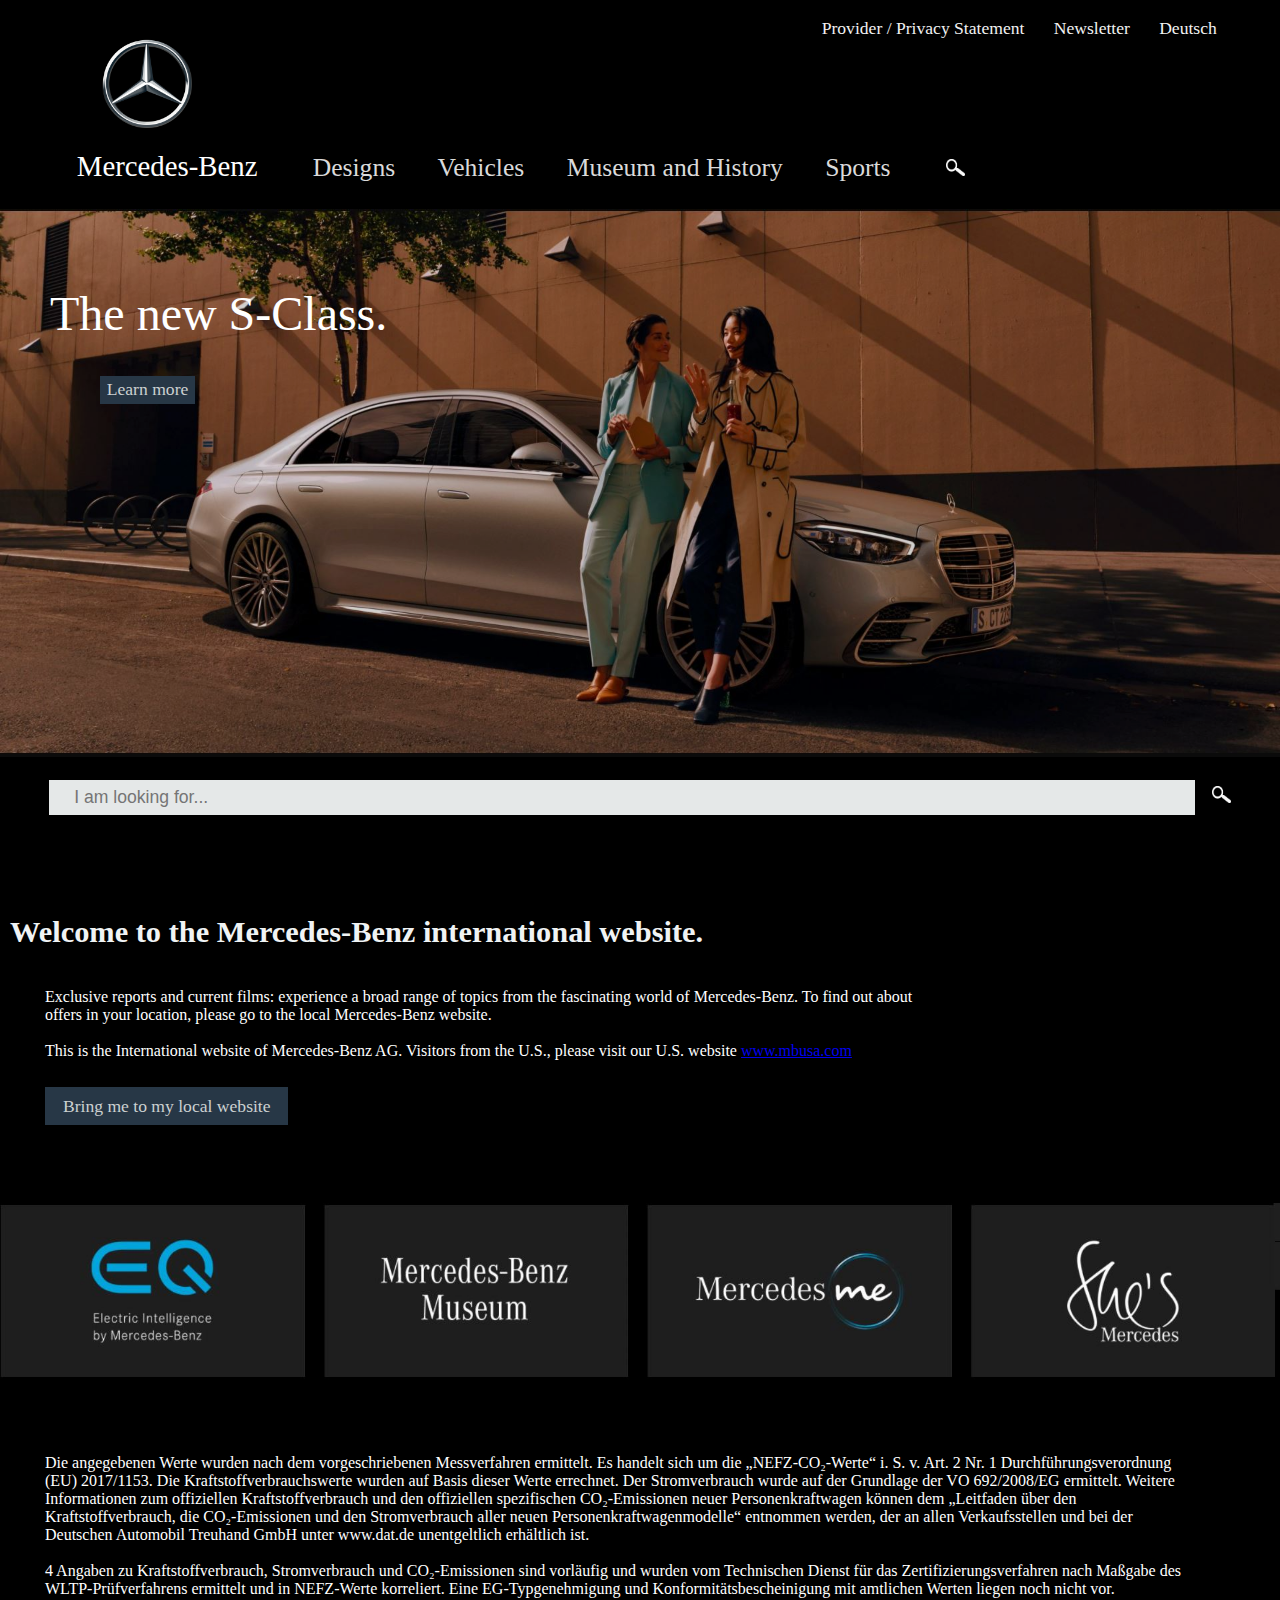
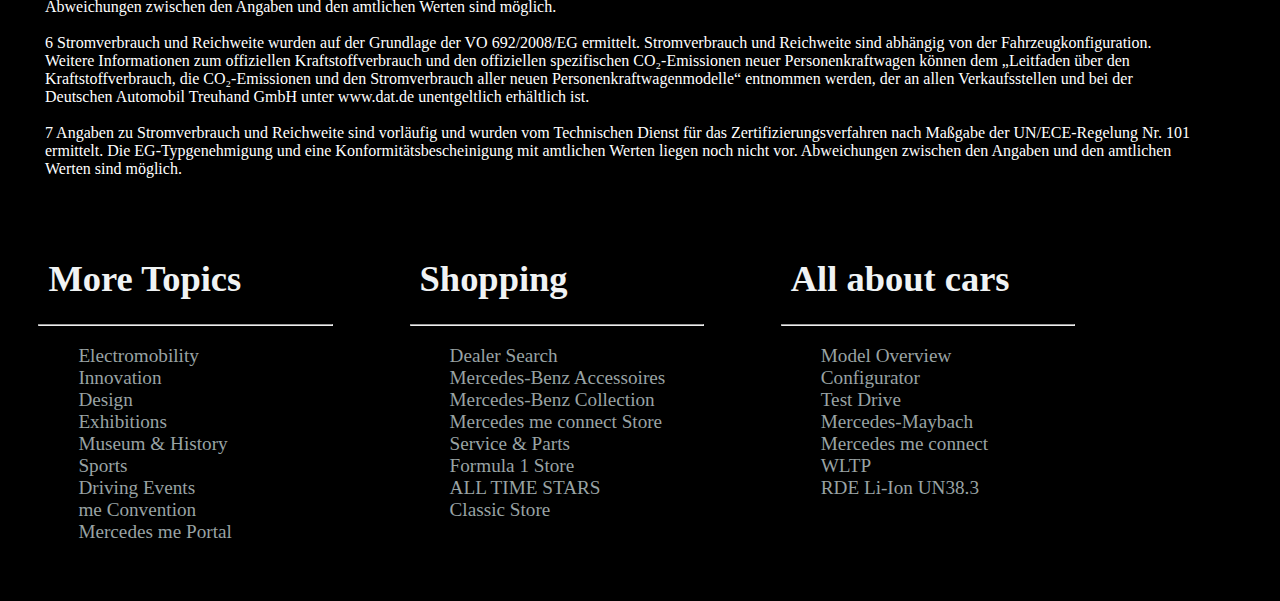
<file: index.html>
<!DOCTYPE html>
<HTML>
<TITLE></TITLE>
<HEAD>
	<link rel="stylesheet" type="text/css" href="mercstyle.css">
	<p id="toplinks">
	<a href="#news">Provider / Privacy Statement </a>
  	<a href="#contact">Newsletter</a>
  	<a href="#about">Deutsch</a>
  	</p>	


</HEAD>

<BODY BGCOLOR="BLACK">
	
	<div class="topnav">
		<img src="images/merclogo.png" id="logo"><br><br>
		<a class="active" href="index.html">Mercedes-Benz</a>
	  	<a href="design.html">Designs</a>
	  	<a href="vehicles.html">Vehicles</a>
	  	<a href="old.html">Museum and History</a>
	  	<a href="sport.html">Sports</a>
	  	<a href="#search"><img src="images/search.png" id="search"></a>
	  	
	</div>


	
	<div class="container">
  	
	  	<img src="images/sclass.JPG" id="sclass" >
	  	
	  	<div class="top-left">
			<font size=50>The new S-Class.</font>
		  	<a href="#link" id="learn" class="top-left">Learn more</a>
		</div>

	  	<input type="text" placeholder="I am looking for..." id="searchbar">
	  	<a href="#search"><img src="images/search.png" id="search"></a>
	  	

  		<h1 id="specialhead" class="infocontent"> Welcome to the Mercedes-Benz international website.
  		</h1>
  		<p class="infocontent" style="margin-top: 0px;">
  			<br>
  			Exclusive reports and current films: experience a broad range of topics from the fascinating world of Mercedes-Benz. To find out about offers in your location, please go to the local Mercedes-Benz website.
			<br><br>This is the International website of Mercedes-Benz AG.
			Visitors from the U.S., please visit our U.S. website
			<a href="https://www.mbusa.com/en/home"> www.mbusa.com</a>
			<br><br><br>
			<a href="#button" id="learn"  style="width: 20%; text-align: center;">Bring me to my local website</a>
		</p>

  		

  		<img src="images/icons.JPG" style=" margin-top:70px;" class="icons">
  		
  		<p class="infocontent" style="width: 90%; float:none; margin-top: 70px;">

  		Die angegebenen Werte wurden nach dem vorgeschriebenen Messverfahren ermittelt. Es handelt sich um die „NEFZ-CO₂-Werte“ i. S. v. Art. 2 Nr. 1 Durchführungsverordnung (EU) 2017/1153. Die Kraftstoffverbrauchswerte wurden auf Basis dieser Werte errechnet. Der Stromverbrauch wurde auf der Grundlage der VO 692/2008/EG ermittelt. Weitere Informationen zum offiziellen Kraftstoffverbrauch und den offiziellen spezifischen CO₂-Emissionen neuer Personenkraftwagen können dem „Leitfaden über den Kraftstoffverbrauch, die CO₂-Emissionen und den Stromverbrauch aller neuen Personenkraftwagenmodelle“ entnommen werden, der an allen Verkaufsstellen und bei der Deutschen Automobil Treuhand GmbH unter www.dat.de unentgeltlich erhältlich ist.
  		<br><br>
		4 Angaben zu Kraftstoffverbrauch, Stromverbrauch und CO₂-Emissionen sind vorläufig und wurden vom Technischen Dienst für das Zertifizierungsverfahren nach Maßgabe des WLTP-Prüfverfahrens ermittelt und in NEFZ-Werte korreliert. Eine EG-Typgenehmigung und Konformitätsbescheinigung mit amtlichen Werten liegen noch nicht vor. Abweichungen zwischen den Angaben und den amtlichen Werten sind möglich.
		<br><br>
		6 Stromverbrauch und Reichweite wurden auf der Grundlage der VO 692/2008/EG ermittelt. Stromverbrauch und Reichweite sind abhängig von der Fahrzeugkonfiguration. Weitere Informationen zum offiziellen Kraftstoffverbrauch und den offiziellen spezifischen CO₂-Emissionen neuer Personenkraftwagen können dem „Leitfaden über den Kraftstoffverbrauch, die CO₂-Emissionen und den Stromverbrauch aller neuen Personenkraftwagenmodelle“ entnommen werden, der an allen Verkaufsstellen und bei der Deutschen Automobil Treuhand GmbH unter www.dat.de unentgeltlich erhältlich ist.
		<br><br>
		7 Angaben zu Stromverbrauch und Reichweite sind vorläufig und wurden vom Technischen Dienst für das Zertifizierungsverfahren nach Maßgabe der UN/ECE-Regelung Nr. 101 ermittelt. Die EG-Typgenehmigung und eine Konformitätsbescheinigung mit amtlichen Werten liegen noch nicht vor. Abweichungen zwischen den Angaben und den amtlichen Werten sind möglich.</p>

	</div><!--container div-->


			<div style="float: center; font-size: 120%;" class="onethird">
				<h1 id="specialhead">More Topics</h1> 
				<hr>
				<ul type="none" style="color: #99A3A4 ;">
         		<li>Electromobility</li>
				<li>Innovation</li>
				<li>Design</li>
				<li>Exhibitions</li>
				<li>Museum & History</li>
				<li>Sports</li>
				<li>Driving Events</li>
				<li>me Convention</li>
				<li>Mercedes me Portal</li>
			</div>
			<div style="float:center; font-size: 120%;" class="onethird">
				<h1 id="specialhead">Shopping</h1> 
				<hr>
				<ul type="none" style="color: #99A3A4 ;">
         		<li>Dealer Search</li>
				<li>Mercedes-Benz Accessoires</li>
				<li>Mercedes-Benz Collection</li>
				<li>Mercedes me connect Store</li>
				<li>Service & Parts</li>
				<li>Formula 1 Store</li>
				<li>ALL TIME STARS</li>
				<li>Classic Store</li>
			</div>
			<div style="float:center; font-size: 120%;" class="onethird">
				<h1 id="specialhead">All about cars</h1> 
				<hr>
				<ul type="none" style="color: #99A3A4 ;">
         		<li>Model Overview</li>
				<li>Configurator</li>
				<li>Test Drive</li>
				<li>Mercedes-Maybach</li>
				<li>Mercedes me connect</li>
				<li>WLTP</li>
				RDE
				Li-Ion UN38.3
			</div>
</BODY>
	
</HTML>
</file>
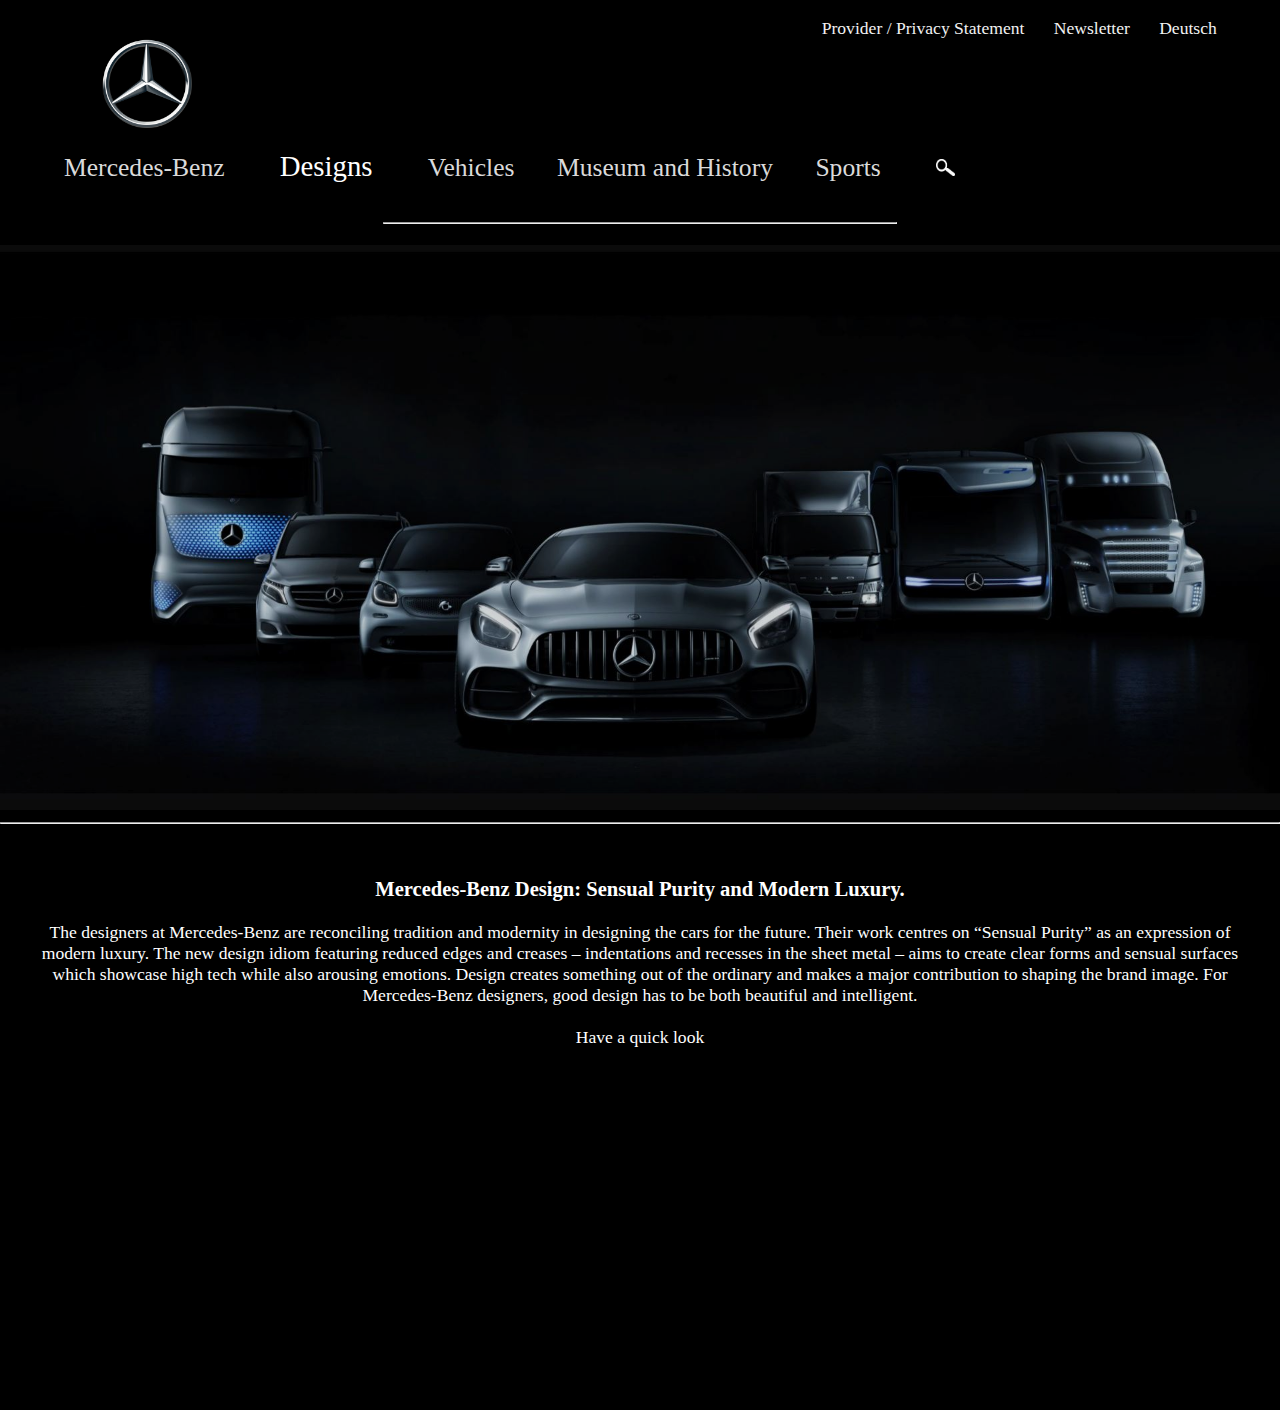
<file: design.html>
<!DOCTYPE html>
<HTML>
<TITLE></TITLE>
<HEAD>

	<link rel="stylesheet" type="text/css" href="mercstyle.css">
	<p id="toplinks">
	<a href="#news">Provider / Privacy Statement</a>
  	<a href="#contact">Newsletter</a>
  	<a href="#about">Deutsch</a>
  	</p>	


</HEAD>

<BODY BGCOLOR="BLACK">
<div class="topnav">
		<img src="images/merclogo.png" id="logo"><br><br>
	  	<a href="index.html">Mercedes-Benz</a>
	  	<a class="active" href="design.html">Designs</a>
	  	<a href="vehicles.html">Vehicles</a>
	  	<a href="old.html">Museum and History</a>
	  	<a href="sport.html">Sports</a>
	  	<a href="#search"><img src="images/search.png" id="search"></a>
	</div>


	
	<div class="container">
	<br>
	<hr width="40%">
	<img src="images/design.JPG"  id="sclass" style="margin-right: 20px;">
	<hr>
				<div style=" font-size: 110%; padding: 2%;" >
				<h3>Mercedes-Benz Design: Sensual Purity and Modern Luxury.</h3>
				<p>The designers at Mercedes-Benz are reconciling tradition and modernity in designing the cars for the future. Their work centres on “Sensual Purity” as an expression of modern luxury. The new design idiom featuring reduced edges and creases – indentations and recesses in the sheet metal – aims to create clear forms and sensual surfaces which showcase high tech while also arousing emotions. Design creates something out of the ordinary and makes a major contribution to shaping the brand image. For Mercedes-Benz designers, good design has to be both beautiful and intelligent.
				<br><br> Have a quick look
				</p>
				</div> 

				<div > 
				<iframe width="560" height="315" src="https://www.youtube.com/embed/QD7CLJsa1VM" frameborder="0" allow="accelerometer; autoplay; clipboard-write; encrypted-media; gyroscope; picture-in-picture" allowfullscreen></iframe>
				</div>

				
				
			</div>


	</div>

</BODY>
	
</HTML>
</file>
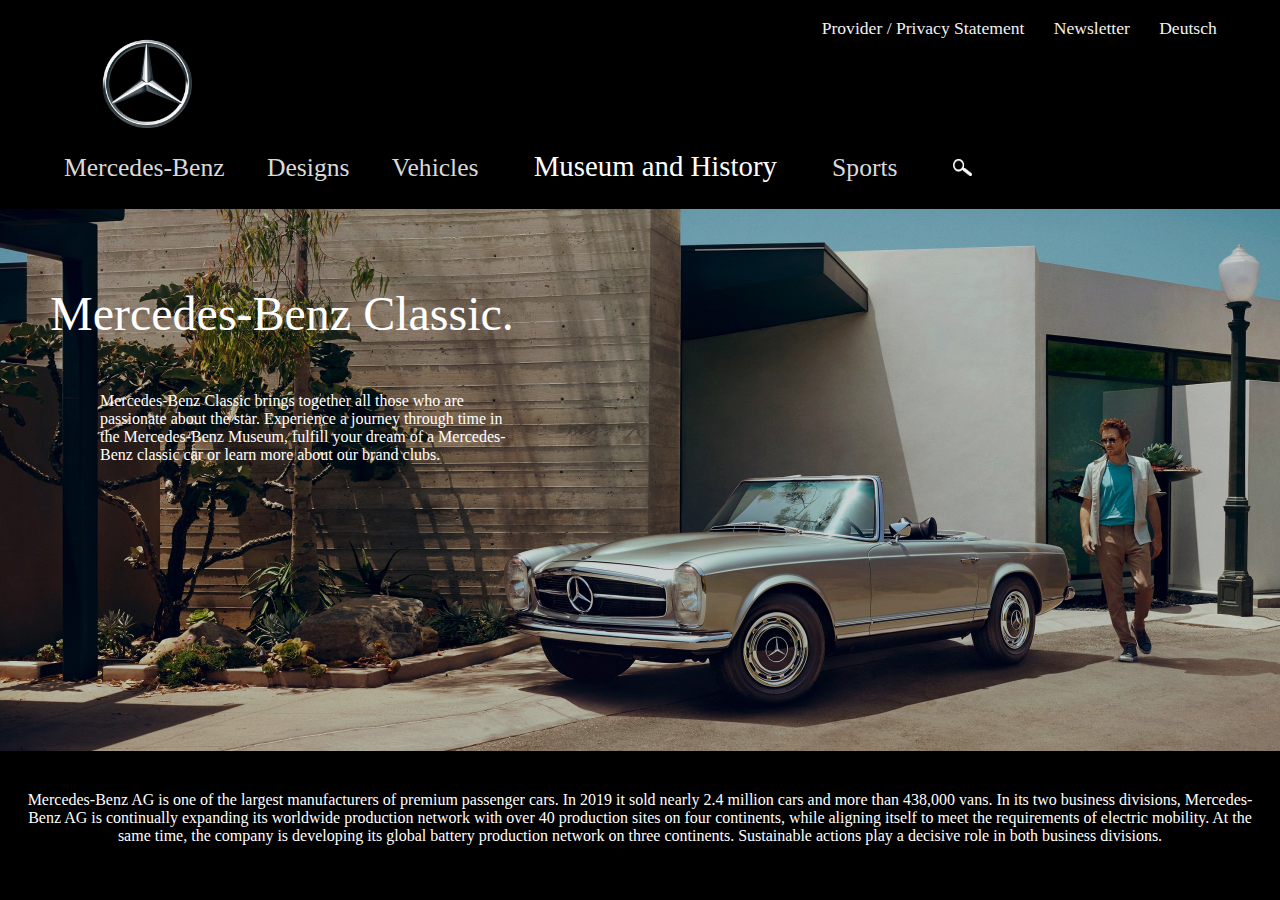
<file: old.html>
<!DOCTYPE html>
<HTML>
<TITLE></TITLE>
<HEAD>

	<link rel="stylesheet" type="text/css" href="mercstyle.css">
	<p id="toplinks">
	<a href="#news">Provider / Privacy Statement</a>
  	<a href="#contact">Newsletter</a>
  	<a href="#about">Deutsch</a>
  	</p>	


</HEAD>

<BODY BGCOLOR="BLACK">
<div class="topnav">
		<img src="images/merclogo.png" id="logo"><br><br>
	  	<a href="index.html">Mercedes-Benz</a>	  	
	  	<a href="design.html">Designs</a>
	  	<a href="vehicles.html">Vehicles</a>
	  	<a class="active" href="old.html">Museum and History</a>
	  	<a href="sport.html">Sports</a>
	  	<a href="#search"><img src="images/search.png" id="search"></a>
	</div>


	
	<div class="container">
  	
	  	<img src="images/oldcar.jpeg" id="sclass">
	  	
	  	<div class="top-left">
			<font size=110%>Mercedes-Benz Classic.</font>
		  	<p class="top-left" style="text-align: left;">
		  		Mercedes-Benz Classic brings together all those who are passionate about the star. Experience a journey through time in the Mercedes-Benz Museum, fulfill your dream of a Mercedes-Benz classic car or learn more about our brand clubs.
		  	</p>
		</div>
		<p style="padding: 20px;">
				Mercedes-Benz AG is one of the largest manufacturers of premium passenger cars. In 2019 it sold nearly 2.4 million cars and more than 438,000 vans. In its two business divisions, Mercedes-Benz AG is continually expanding its worldwide production network with over 40 production sites on four continents, while aligning itself to meet the requirements of electric mobility. At the same time, the company is developing its global battery production network on three continents. Sustainable actions play a decisive role in both business divisions.</p>
	</div>

</BODY>
	
</HTML>
</file>
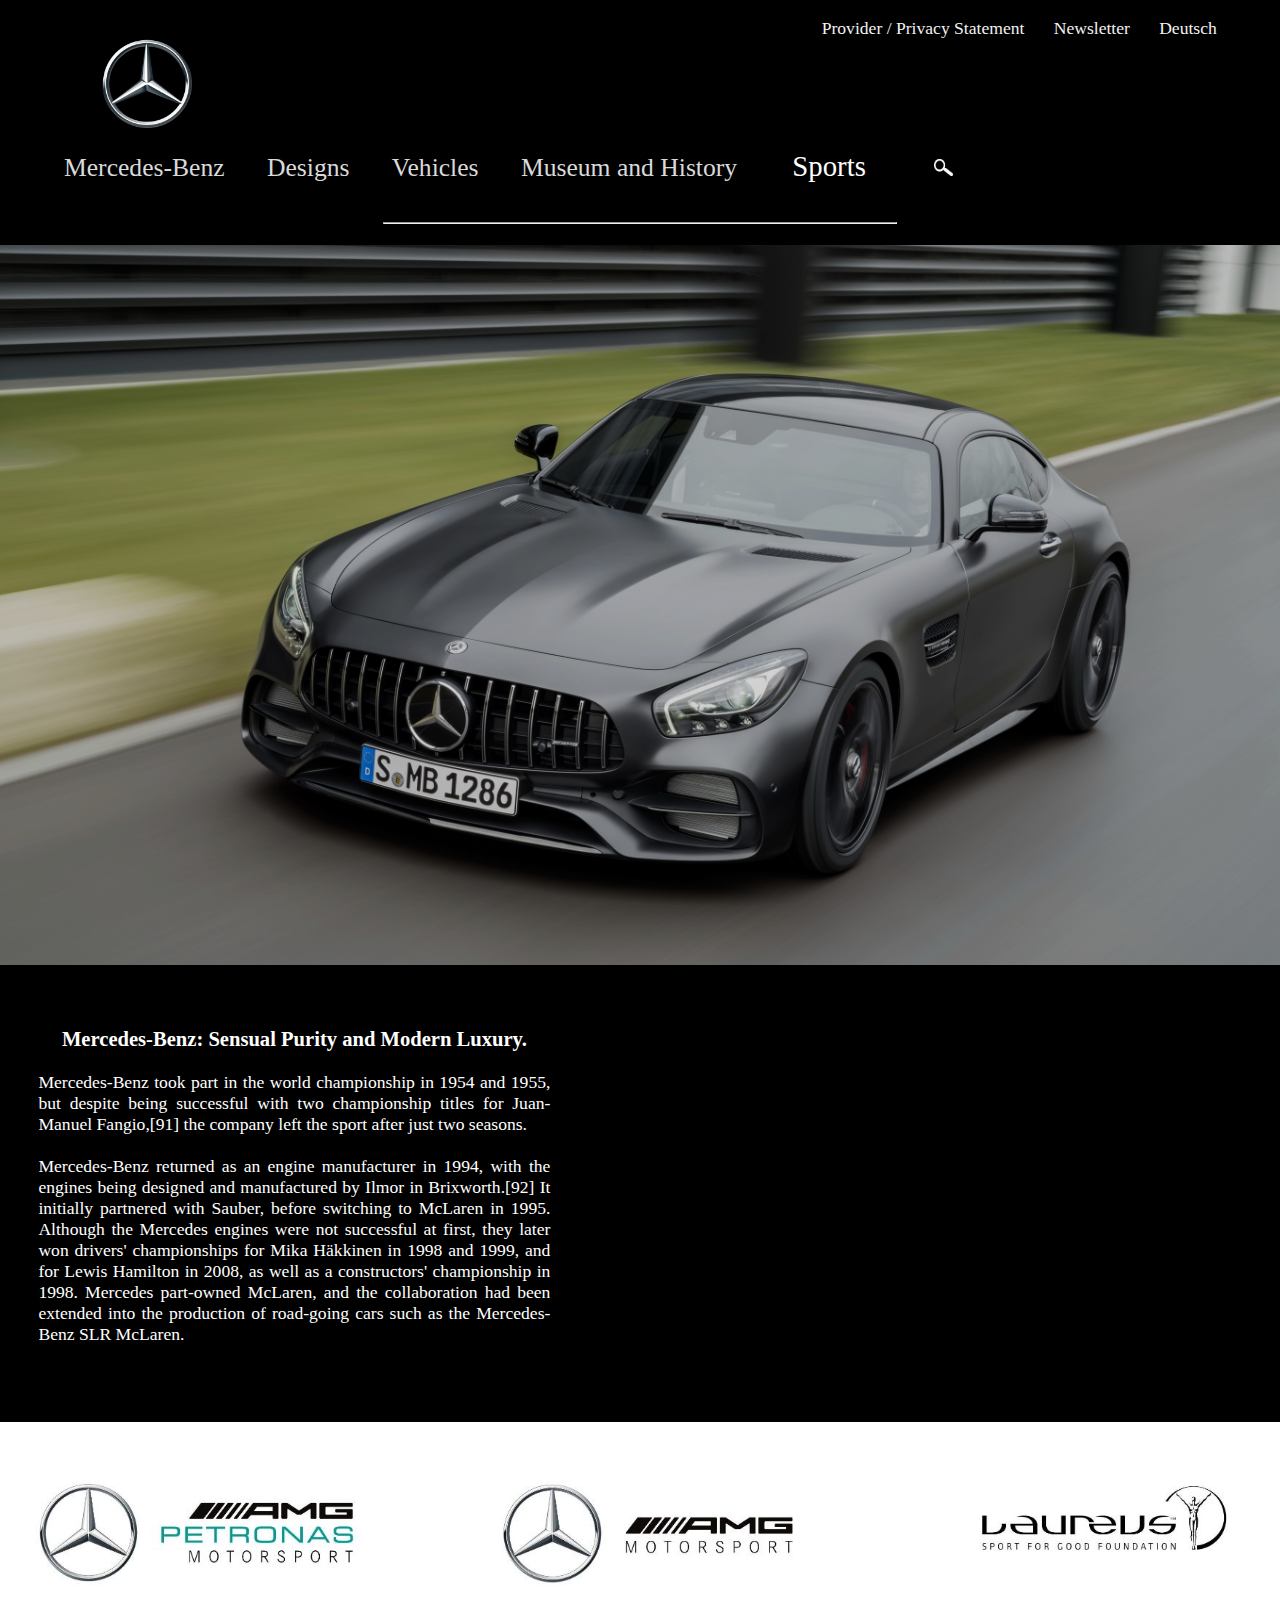
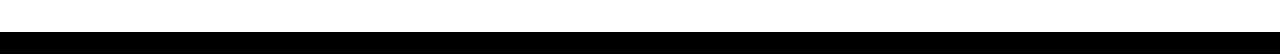
<file: sport.html>
<!DOCTYPE html>
<HTML>
<TITLE></TITLE>
<HEAD>

	<link rel="stylesheet" type="text/css" href="mercstyle.css">
	<p id="toplinks">
	<a href="#news">Provider / Privacy Statement</a>
  	<a href="#contact">Newsletter</a>
  	<a href="#about">Deutsch</a>
  	</p>	


</HEAD>

<BODY BGCOLOR="BLACK">
	<div class="topnav">
		<img src="images/merclogo.png" id="logo"><br><br>
	  	<a href="index.html">Mercedes-Benz</a>
	  	<a href="design.html">Designs</a>
	  	<a href="vehicles.html">Vehicles</a>
	  	<a href="old.html">Museum and History</a>
	  	<a class="active" href="sport.html">Sports</a>
	  	<a href="#search"><img src="images/search.png" id="search"></a>
	</div>

	<div class="container">
	<br>
	<hr width="40%">
	<img src="images/sport2.jpg"  id="sclass" style="margin-right: 20px;" >
				<div style="float: left;width: 40%;" class="onethird">
				<h3>Mercedes-Benz: Sensual Purity and Modern Luxury.</h3>
				<p style="text-align: justify;">Mercedes-Benz took part in the world championship in 1954 and 1955, but despite being successful with two championship titles for Juan-Manuel Fangio,[91] the company left the sport after just two seasons.

				<br><br>Mercedes-Benz returned as an engine manufacturer in 1994, with the engines being designed and manufactured by Ilmor in Brixworth.[92] It initially partnered with Sauber, before switching to McLaren in 1995. Although the Mercedes engines were not successful at first, they later won drivers' championships for Mika Häkkinen in 1998 and 1999, and for Lewis Hamilton in 2008, as well as a constructors' championship in 1998. Mercedes part-owned McLaren, and the collaboration had been extended into the production of road-going cars such as the Mercedes-Benz SLR McLaren.
				<br><br> 
				</p>
			</div>
			<div style=" min-width: 47%; " class="onethird">
				<iframe width="560" height="315" src="https://www.youtube.com/embed/HsFjDou_4qk" frameborder="0" allow="accelerometer; autoplay; clipboard-write; encrypted-media; gyroscope; picture-in-picture" allowfullscreen></iframe>
			</div>
			<br><br>
	<img src="images/sportlogo.JPG"   style="margin-right: 20px; opacity: 100%;" class="icons">
	</div>

</BODY>
	
</HTML>
width: 1200px; height: 150px
</file>
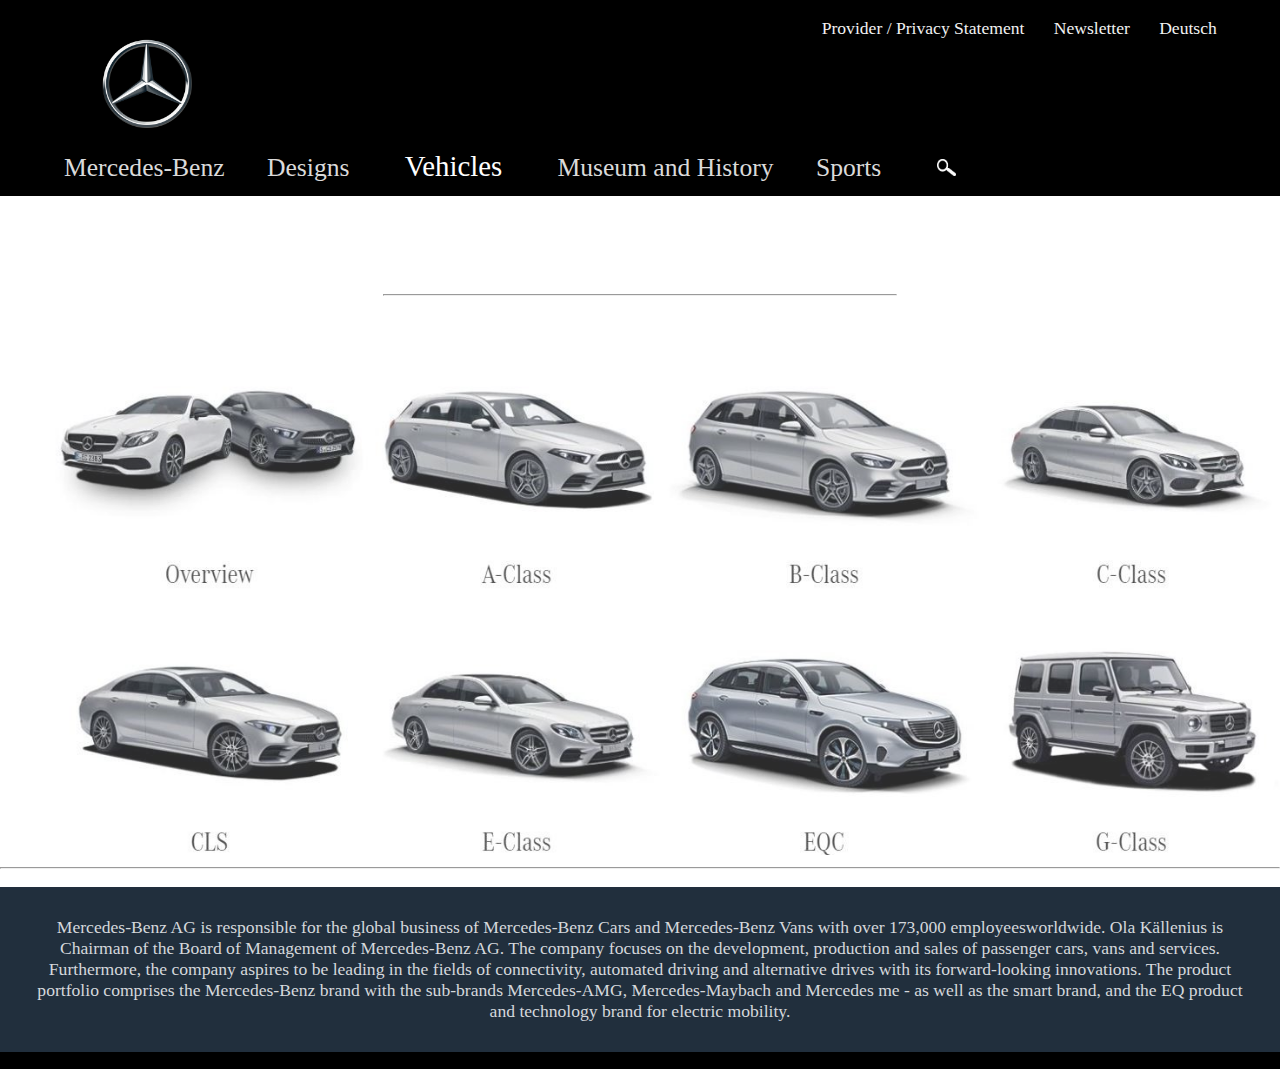
<file: vehicles.html>
<!DOCTYPE html>
<HTML>
<TITLE></TITLE>
<HEAD>
	<link rel="stylesheet" type="text/css" href="mercstyle.css">
	<p id="toplinks">
	<a href="#news">Provider / Privacy Statement</a>
  	<a href="#contact">Newsletter</a>
  	<a href="#about">Deutsch</a>
  	</p>	


</HEAD>

<BODY BGCOLOR="BLACK">

<div class="topnav">
		<img src="images/merclogo.png" id="logo"><br><br>
	  	<a href="index.html">Mercedes-Benz</a>
	  	<a href="design.html">Designs</a>
	  	<a class="active" href="vehicles.html">Vehicles</a>
	  	<a href="old.html">Museum and History</a>
	  	<a href="sport.html">Sports</a>
	  	<a href="#search"><img src="images/search.png" id="search"></a>
	</div>


	
	<div class="container" style="background: white;">
	<br>
	<h1 style="text-align: center text-color: black;">About us</h1>
	<hr width="40%">
	<img src="images/vehicle2.jpg" id="sclass" style="opacity: 83%;">
	<hr>
				<p style="color: #D5D8DC; background: #212F3D ;padding: 30px; font-size: 110%;">Mercedes-Benz AG is responsible for the global business of Mercedes-Benz Cars and Mercedes-Benz Vans with over 173,000 employeesworldwide. Ola Källenius is Chairman of the Board of Management of Mercedes-Benz AG. The company focuses on the development, production and sales of passenger cars, vans and services. Furthermore, the company aspires to be leading in the fields of connectivity, automated driving and alternative drives with its forward-looking innovations. The product portfolio comprises the Mercedes-Benz brand with the sub-brands Mercedes-AMG, Mercedes-Maybach and Mercedes me - as well as the smart brand, and the EQ product and technology brand for electric mobility.</p>

	</div>
</BODY>
	
</HTML>
</file>
<file: mercstyle.css>
/* Add a black background color to the top navigation */
body{
  margin : 0;
  padding : 0;
}
#toplinks{
  text-align: right;
  font-size: 110%;
  padding-top: 0%;
  margin-bottom: 0%;
  padding-right: 3%;
  padding
}
#toplinks a{
  color: #f2f2f2;
  padding-right: 2%;
  text-decoration: none;
}
#toplinks a:hover{
  color: #5DADE2 ;
}
#logo{
  height: 7%;
  width: 7%;
  margin-left: 3%;
  margin-right: 2%;
}

.topnav {
  margin-left: 5%;
  overflow: hidden;
  margin-bottom: 1%;
  width: 100%;
}

/* Style the links inside the navigation bar */
.topnav a {
  color: #DADADA;
  text-align: right;
  padding-right: 3%;
  text-decoration: none;
  font-size: 160%;

  font-family: Bodoni MT;
  
}

/* Change the color of links on hover */
.topnav a:hover {
color: white;
  }

.topnav a.active{
  margin-right: 1%;
  margin-left: 1%;
  font-style: bold;
  font-size: 180%;
  color: white;
}
/*.topnav a.active:hover {
  color: white;
}*/

#search{
  height: 1%;
  width: 1.5%;
  margin-left: 1%;
}

#sclass {
  margin-top: 1%;
  height: 110%;
  width: 100%;
  opacity: 83%;
}
.container {
  position: relative;
  text-align: center;
  color: white;
}

.top-left {
  position: absolute;
  margin-bottom: 10px;
  top: 90px;
  left: 50px;
}

#learn
{
  background: #273746   ;
  color: #CCD1D1 ;
  margin-top: 0px; 
  padding: 1%;
  padding-left: 2%;
  padding-right: 2%;
  font-size: 110%;
  text-decoration: none;
}

#searchbar
{
  float: center;
  width: 87%;
  padding: 7px;
  padding-left: 25px;
  border: none;
  margin-top: 1.5%;
  font-size: 110%;
  background: #E5E8E8;

}

.infocontent{
  float: left;
  margin-top: 100px;
  margin-left: 45px;
  width: 70%;
  text-align: left;
  font-size: 100%;
}

#phead{
  margin-bottom: 20px;
}

.onethird{
  min-width: 23%;
  float: left;
  padding: 3%;
  color: white;
  font-size: 110%;
}

#specialhead{
  color: #F0F3F4 ;
  margin-left: 10px;
  font-family: Bodoni MT Condensed;
  font-size: 190%;
}

.icons{
height: 90%;
width: 100%;
}

/* Add a color to the active/current link */
</file>
